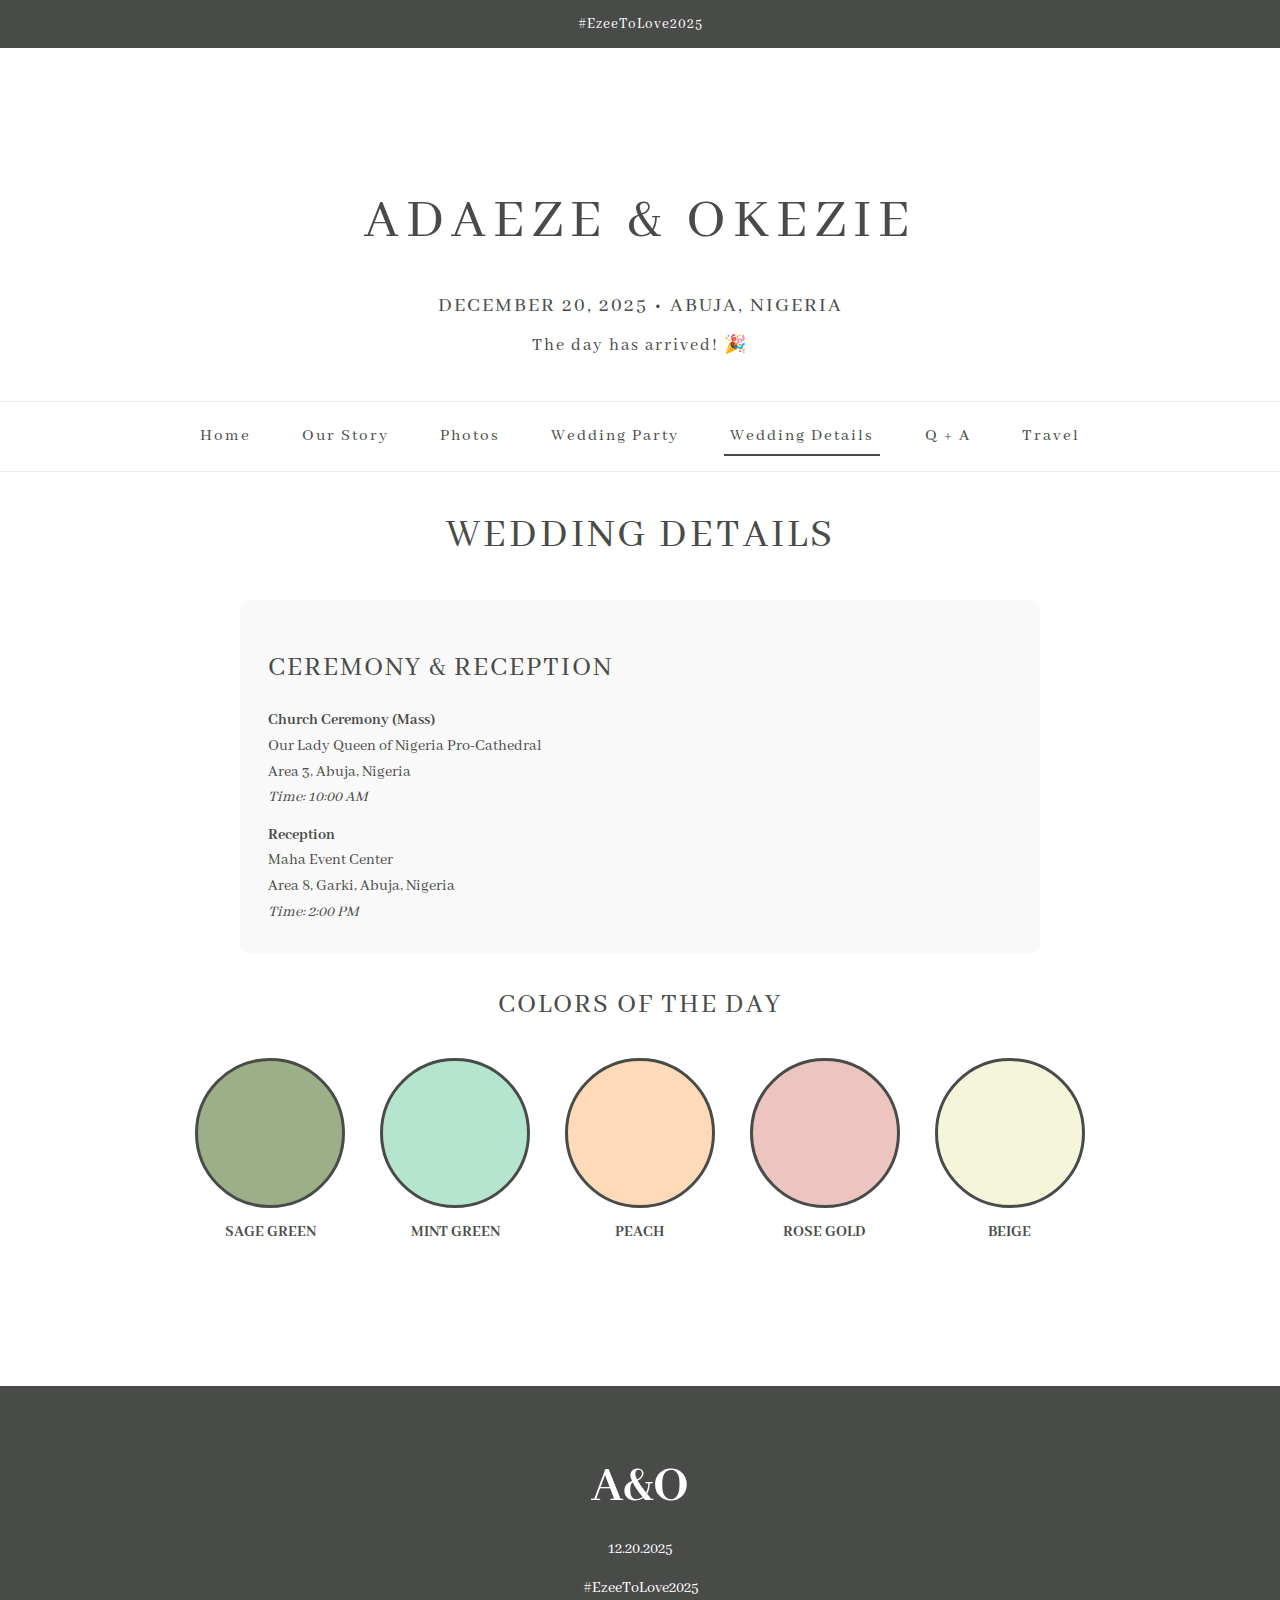
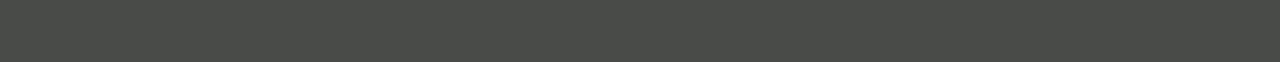
<file: details.html>
<!doctype html>
<html lang="en"><head><meta charset="utf-8"><meta name="viewport" content="width=device-width,initial-scale=1"><title>Wedding Details — Adaeze & Okezie</title><link rel="stylesheet" href="style.css"></head><body>

<div class="header-wrap">
  <div class="hashtag-bar">#EzeeToLove2025</div>
  <div class="floral-decorations" aria-hidden="true">
    <div class="floral-top-left"></div>
    <div class="floral-top-right"></div>
  </div>
  <header class="site-header">
    <div class="site-title">ADAEZE &amp; OKEZIE</div>
    <div class="date-location">DECEMBER 20, 2025 • ABUJA, NIGERIA</div>
    <div class="countdown" aria-live="polite"></div>
  </header>
  
<nav class="site-nav" aria-label="Primary">
  <a href="index.html">Home</a>
  <a href="story.html">Our Story</a>
  <a href="photos.html">Photos</a>
  <a href="party.html">Wedding Party</a>
  <a href="details.html">Wedding Details</a>
  <a href="qa.html">Q + A</a>
  <a href="travel.html">Travel</a>
</nav>

</div>

<main class="container"><section id="details"><h2 class="section-title">Wedding Details</h2>
  <div class="event-details"><h3>Ceremony &amp; Reception</h3>
    <p><strong>Church Ceremony (Mass)</strong><br>Our Lady Queen of Nigeria Pro-Cathedral<br>Area 3, Abuja, Nigeria<br><em>Time: 10:00 AM</em></p>
    <p style="margin-top:12px;"><strong>Reception</strong><br>Maha Event Center<br>Area 8, Garki, Abuja, Nigeria<br><em>Time: 2:00 PM</em></p>
  </div>

  <h3 style="text-align:center;margin-top:30px;">Colors of the Day</h3>
  <div class="colors-grid">
    <div><div class="color-swatch sage"></div><strong style="display:block;text-align:center;">SAGE GREEN</strong></div>
    <div><div class="color-swatch mint"></div><strong style="display:block;text-align:center;">MINT GREEN</strong></div>
    <div><div class="color-swatch peach"></div><strong style="display:block;text-align:center;">PEACH</strong></div>
    <div><div class="color-swatch rose-gold"></div><strong style="display:block;text-align:center;">ROSE GOLD</strong></div>
    <div><div class="color-swatch beige"></div><strong style="display:block;text-align:center;">BEIGE</strong></div>
  </div>
</section></main>

<footer class="site-footer">
  <h2>A&amp;O</h2>
  <div class="date-location-bottom">12.20.2025</div>
  <p style="margin-top:14px;">#EzeeToLove2025</p>
</footer>

<script src="script.js"></script></body></html>
</file>
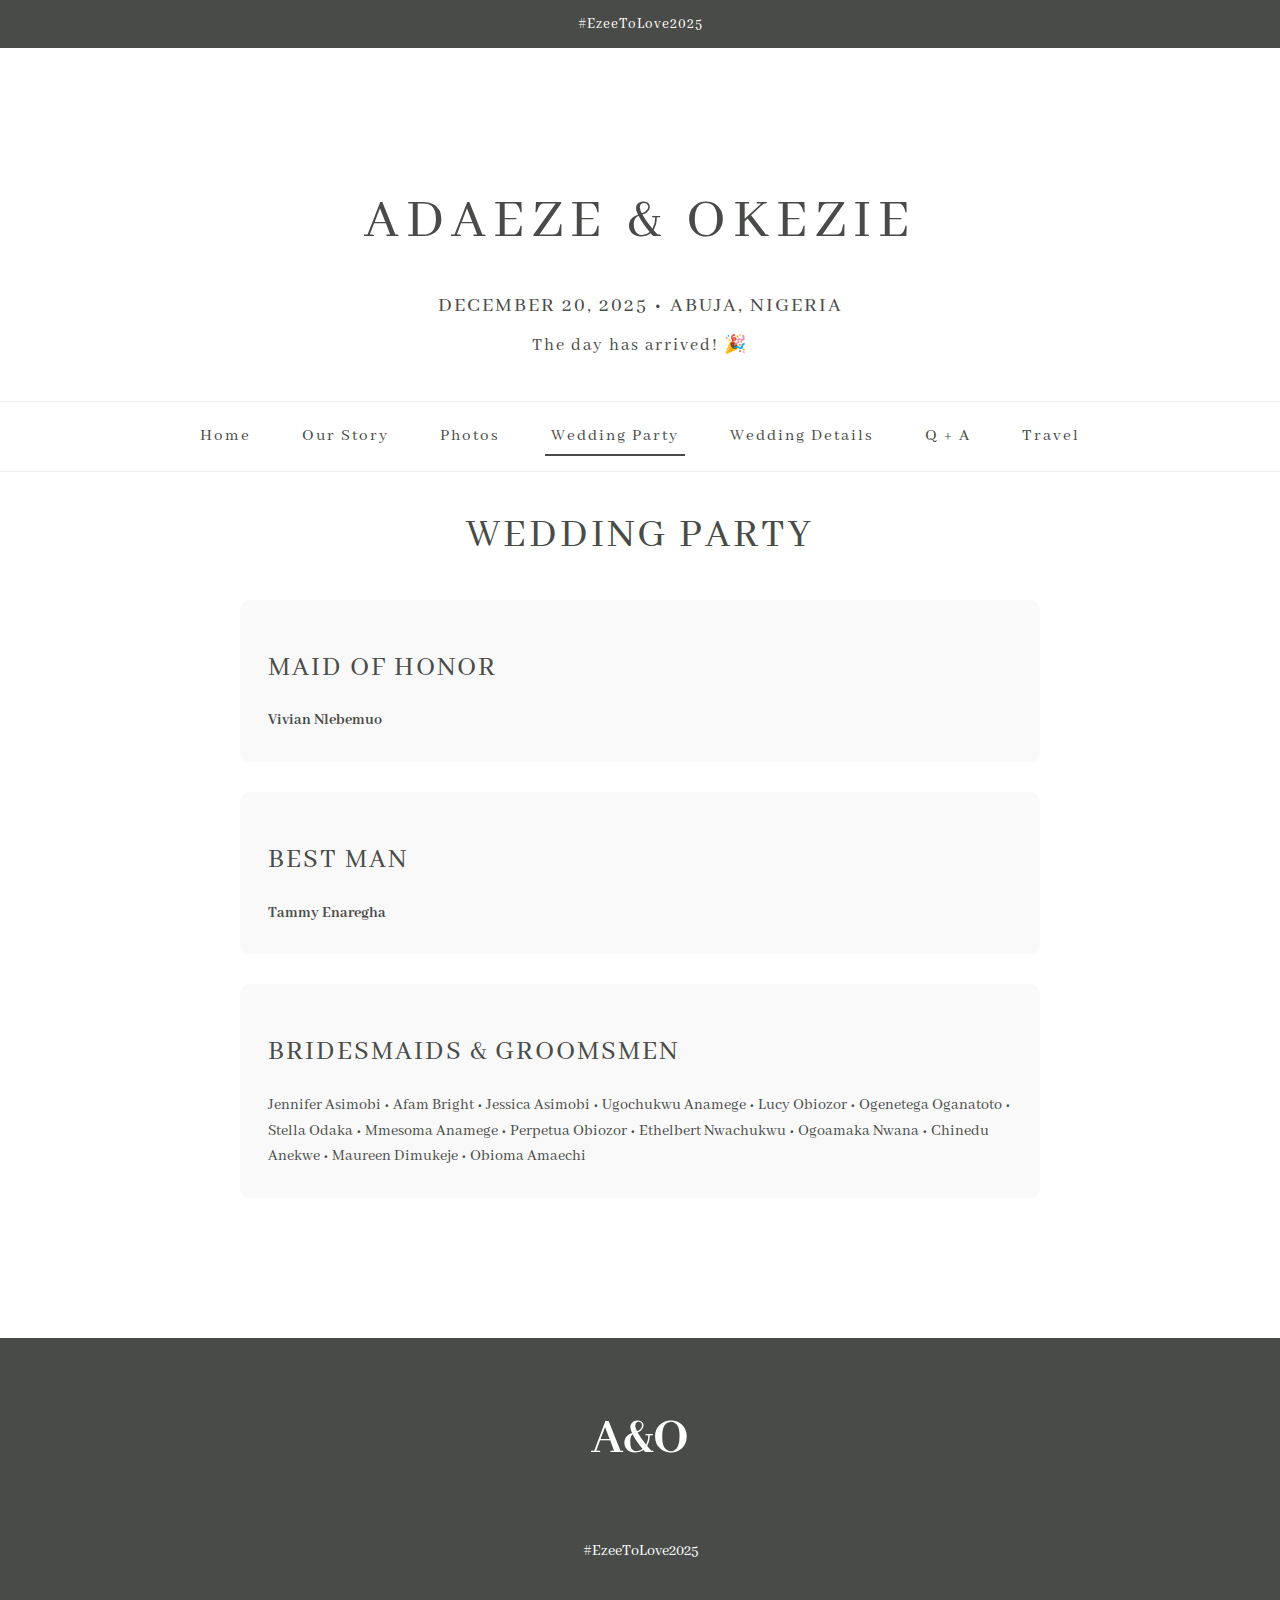
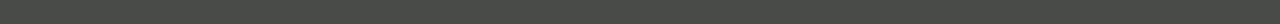
<file: party.html>
<!doctype html>
<html lang="en"><head><meta charset="utf-8"><meta name="viewport" content="width=device-width,initial-scale=1"><title>Wedding Party — Adaeze & Okezie</title><link rel="stylesheet" href="style.css"></head><body>

<div class="header-wrap">
  <div class="hashtag-bar">#EzeeToLove2025</div>
  <div class="floral-decorations" aria-hidden="true">
    <div class="floral-top-left"></div>
    <div class="floral-top-right"></div>
  </div>
  <header class="site-header">
    <div class="site-title">ADAEZE &amp; OKEZIE</div>
    <div class="date-location">DECEMBER 20, 2025 • ABUJA, NIGERIA</div>
    <div class="countdown" aria-live="polite"></div>
  </header>
  
<nav class="site-nav" aria-label="Primary">
  <a href="index.html">Home</a>
  <a href="story.html">Our Story</a>
  <a href="photos.html">Photos</a>
  <a href="party.html">Wedding Party</a>
  <a href="details.html">Wedding Details</a>
  <a href="qa.html">Q + A</a>
  <a href="travel.html">Travel</a>
</nav>

</div>

<main class="container"><section id="party"><h2 class="section-title">Wedding Party</h2>
  <div class="event-details"><h3>Maid of Honor</h3><p><strong>Vivian Nlebemuo</strong></p></div>
  <div class="event-details"><h3>Best Man</h3><p><strong>Tammy Enaregha</strong></p></div>
  <div class="event-details"><h3>Bridesmaids &amp; Groomsmen</h3><p>Jennifer Asimobi • Afam Bright • Jessica Asimobi • Ugochukwu Anamege • Lucy Obiozor • Ogenetega Oganatoto • Stella Odaka • Mmesoma Anamege • Perpetua Obiozor • Ethelbert Nwachukwu • Ogoamaka Nwana • Chinedu Anekwe • Maureen Dimukeje • Obioma Amaechi</p></div>
</section></main>

<footer class="site-footer">
  <h2>A&amp;O</h2>
  <div class="date-location">12.20.2025</div>
  <p style="margin-top:14px;">#EzeeToLove2025</p>
</footer>

<script src="script.js"></script></body></html>
</file>
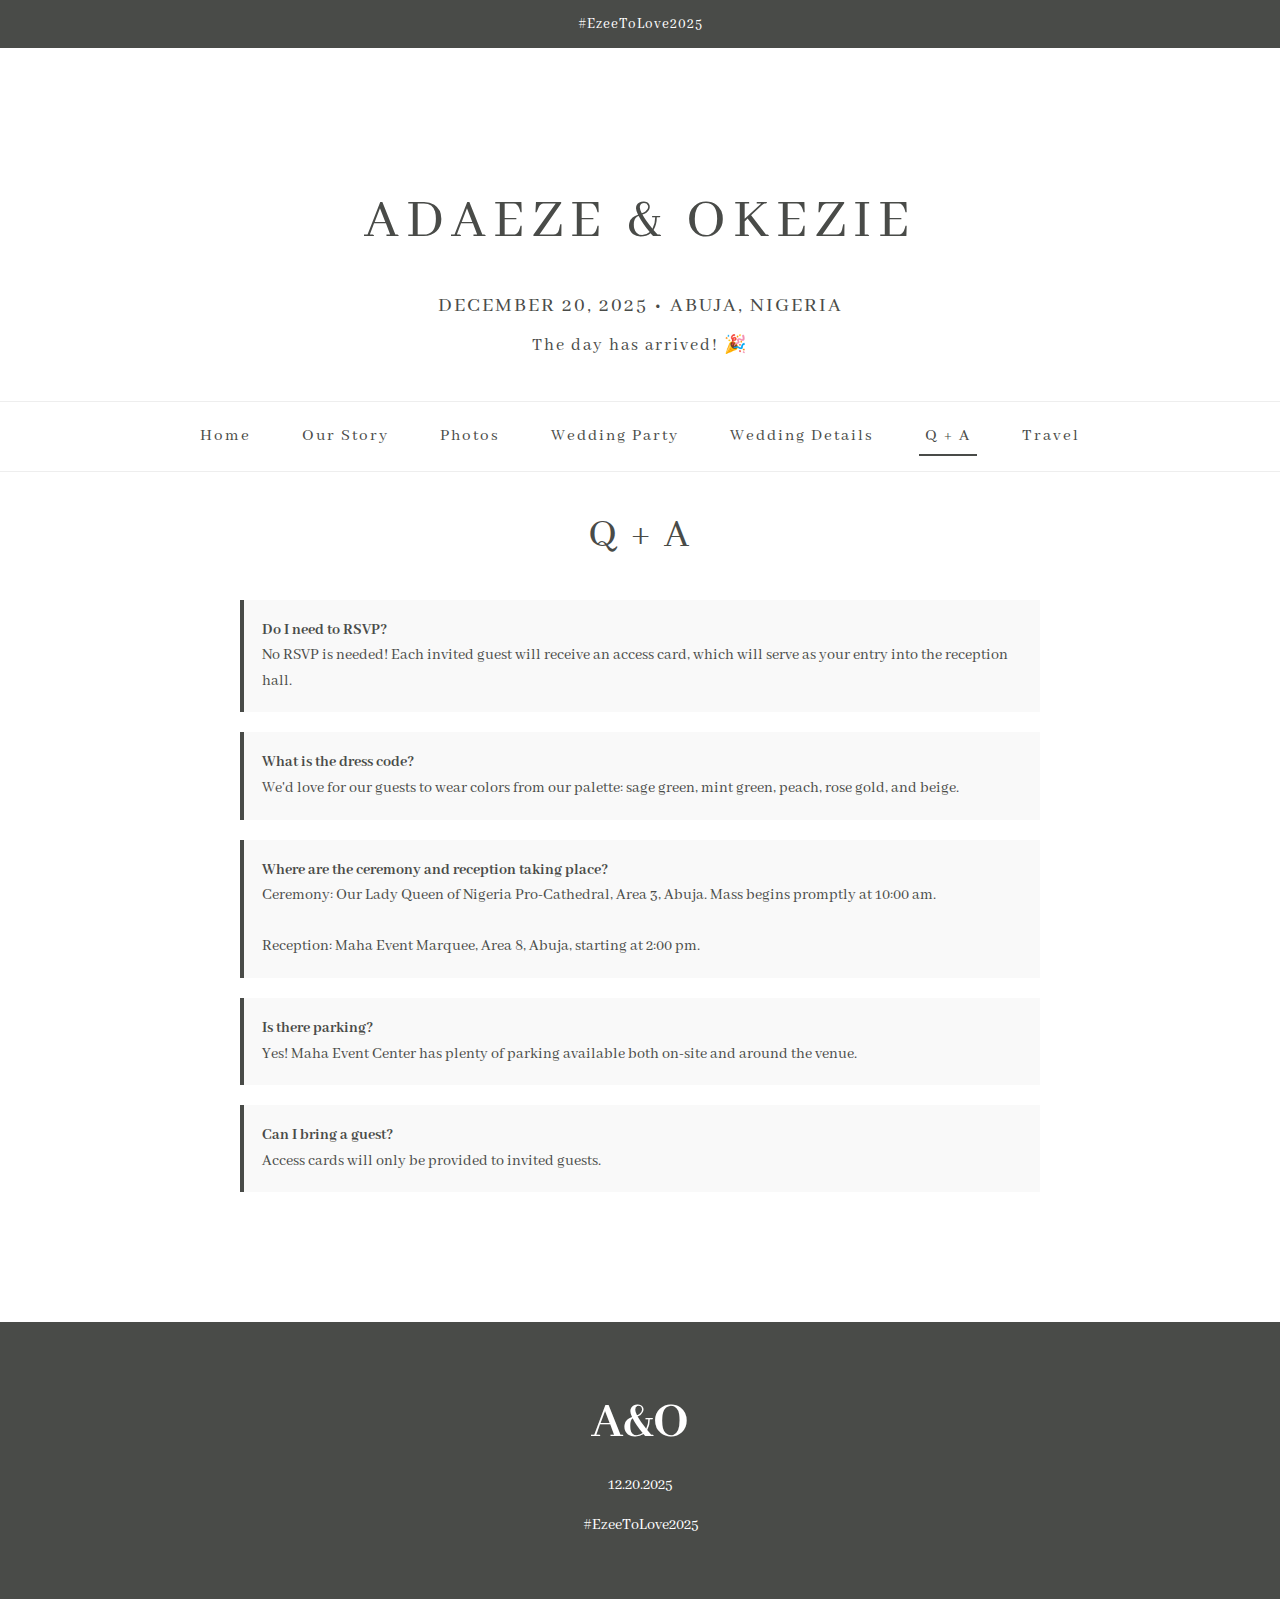
<file: qa.html>
<!doctype html>
<html lang="en"><head><meta charset="utf-8"><meta name="viewport" content="width=device-width,initial-scale=1"><title>Q + A — Adaeze & Okezie</title><link rel="stylesheet" href="style.css"></head><body>

<div class="header-wrap">
  <div class="hashtag-bar">#EzeeToLove2025</div>
  <div class="floral-decorations" aria-hidden="true">
    <div class="floral-top-left"></div>
    <div class="floral-top-right"></div>
  </div>
  <header class="site-header">
    <div class="site-title">ADAEZE &amp; OKEZIE</div>
    <div class="date-location">DECEMBER 20, 2025 • ABUJA, NIGERIA</div>
    <div class="countdown" aria-live="polite"></div>
  </header>
  
<nav class="site-nav" aria-label="Primary">
  <a href="index.html">Home</a>
  <a href="story.html">Our Story</a>
  <a href="photos.html">Photos</a>
  <a href="party.html">Wedding Party</a>
  <a href="details.html">Wedding Details</a>
  <a href="qa.html">Q + A</a>
  <a href="travel.html">Travel</a>
</nav>

</div>

<main class="container"><section id="qa"><h2 class="section-title">Q + A</h2>
  <div class="qa-item"><h4>Do I need to RSVP?</h4><p>No RSVP is needed! Each invited guest will receive an access card, which will serve as your entry into the reception hall.</p></div>
  <div class="qa-item"><h4>What is the dress code?</h4><p>We'd love for our guests to wear colors from our palette: sage green, mint green, peach, rose gold, and beige.</p></div>
  <div class="qa-item"><h4>Where are the ceremony and reception taking place?</h4><p>Ceremony: Our Lady Queen of Nigeria Pro-Cathedral, Area 3, Abuja. Mass begins promptly at 10:00 am.<br><br>Reception: Maha Event Marquee, Area 8, Abuja, starting at 2:00 pm.</p></div>
  <div class="qa-item"><h4>Is there parking?</h4><p>Yes! Maha Event Center has plenty of parking available both on-site and around the venue.</p></div>
  <div class="qa-item"><h4>Can I bring a guest?</h4><p>Access cards will only be provided to invited guests.</p></div>
</section></main>

<footer class="site-footer">
  <h2>A&amp;O</h2>
  <div class="date-location-bottom">12.20.2025</div>
  <p style="margin-top:14px;">#EzeeToLove2025</p>
</footer>

<script src="script.js"></script></body></html>
</file>
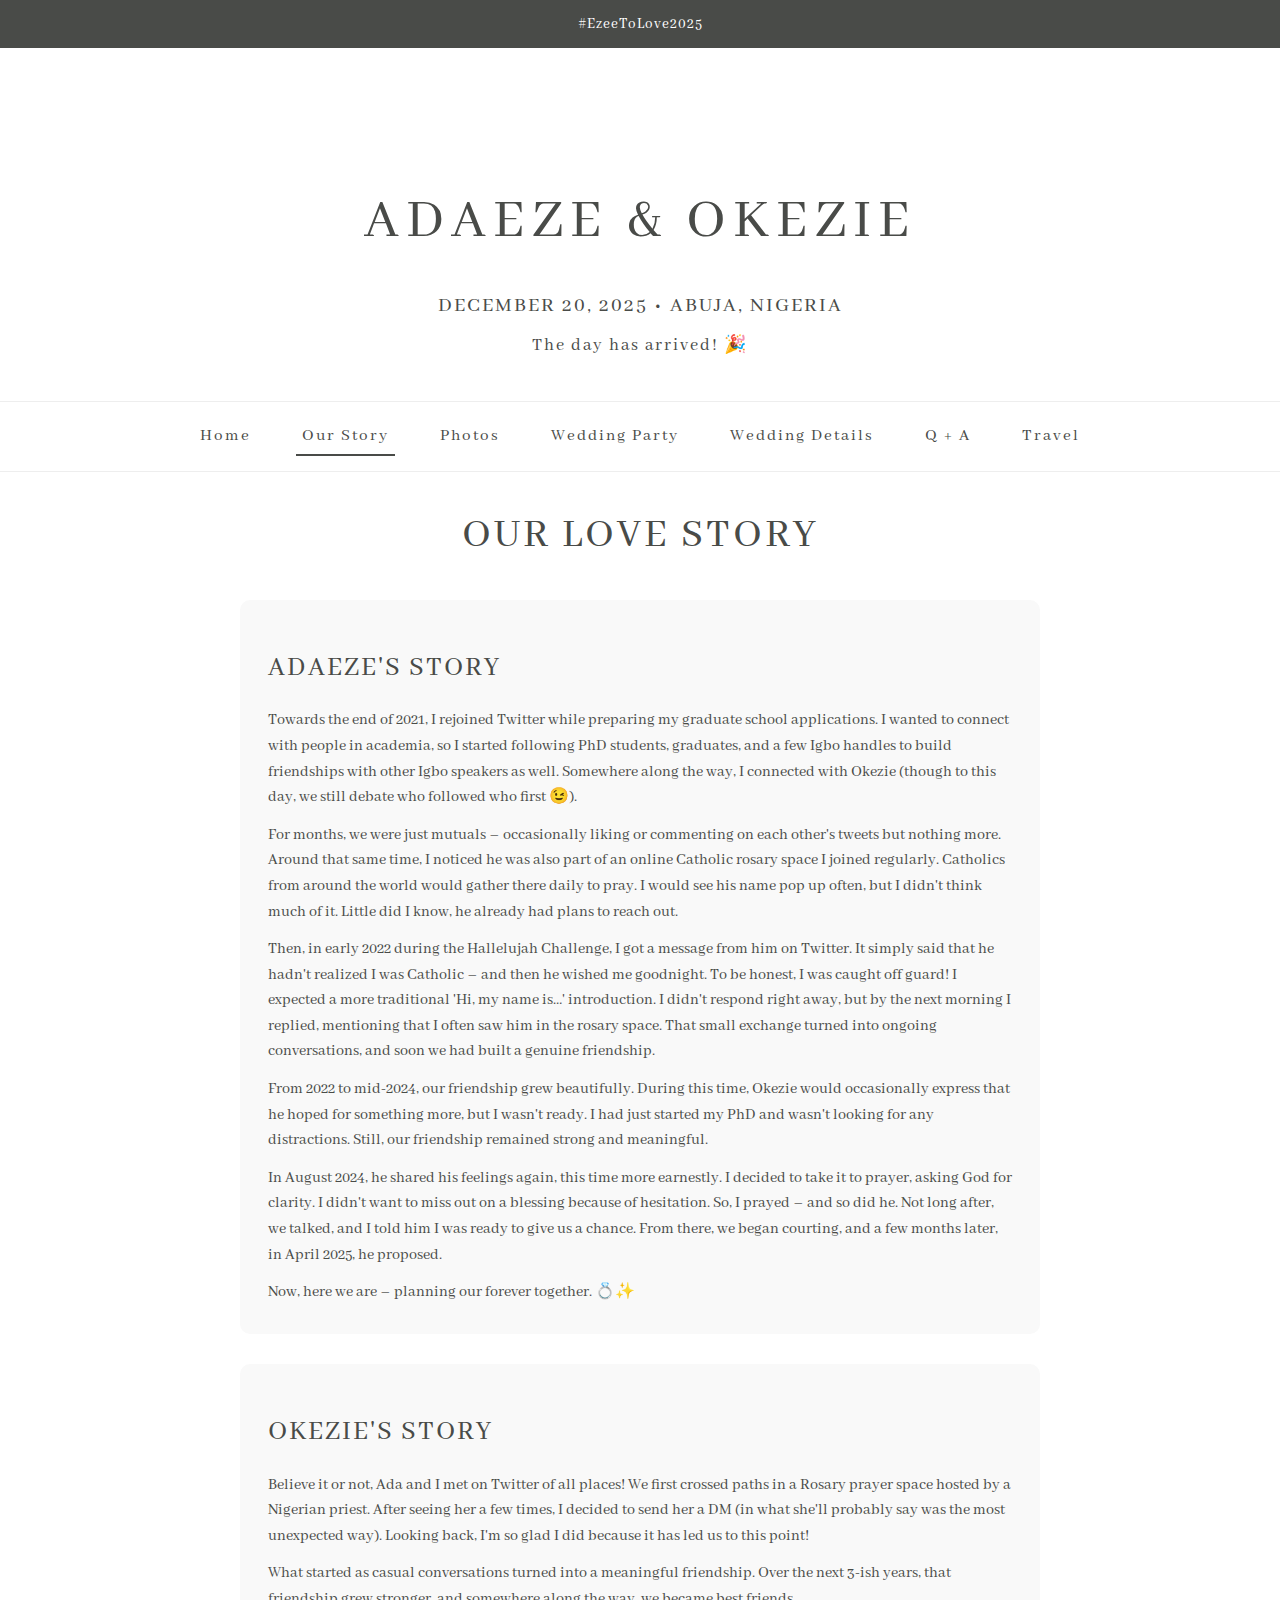
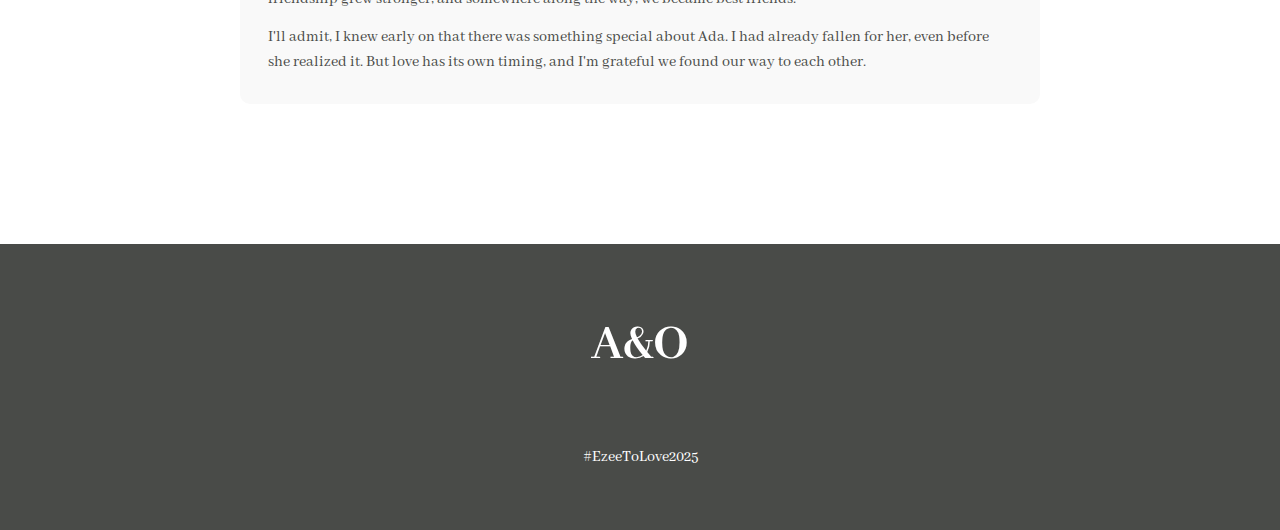
<file: story.html>
<!doctype html>
<html lang="en"><head>
<meta charset="utf-8">
<meta name="viewport" content="width=device-width,initial-scale=1">
<title>Our Story — Adaeze & Okezie</title>
<link rel="stylesheet" href="style.css">
</head><body>

<div class="header-wrap">
  <div class="hashtag-bar">#EzeeToLove2025</div>
  <div class="floral-decorations" aria-hidden="true">
    <div class="floral-top-left"></div>
    <div class="floral-top-right"></div>
  </div>
  <header class="site-header">
    <div class="site-title">ADAEZE &amp; OKEZIE</div>
    <div class="date-location">DECEMBER 20, 2025 • ABUJA, NIGERIA</div>
    <div class="countdown" aria-live="polite"></div>
  </header>
  
<nav class="site-nav" aria-label="Primary">
  <a href="index.html">Home</a>
  <a href="story.html">Our Story</a>
  <a href="photos.html">Photos</a>
  <a href="party.html">Wedding Party</a>
  <a href="details.html">Wedding Details</a>
  <a href="qa.html">Q + A</a>
  <a href="travel.html">Travel</a>
</nav>

</div>


<main class="container">
  <section id="story">
    <h2 class="section-title">Our Love Story</h2>
    <div class="event-details">
      <h3>Adaeze's Story</h3>
      <p>Towards the end of 2021, I rejoined Twitter while preparing my graduate school applications. I wanted to connect with people in academia, so I started following PhD students, graduates, and a few Igbo handles to build friendships with other Igbo speakers as well. Somewhere along the way, I connected with Okezie (though to this day, we still debate who followed who first 😉).</p>
      <p style="margin-top:12px;">For months, we were just mutuals – occasionally liking or commenting on each other's tweets but nothing more. Around that same time, I noticed he was also part of an online Catholic rosary space I joined regularly. Catholics from around the world would gather there daily to pray. I would see his name pop up often, but I didn't think much of it. Little did I know, he already had plans to reach out.</p>
      <p style="margin-top:12px;">Then, in early 2022 during the Hallelujah Challenge, I got a message from him on Twitter. It simply said that he hadn't realized I was Catholic – and then he wished me goodnight. To be honest, I was caught off guard! I expected a more traditional 'Hi, my name is…' introduction. I didn't respond right away, but by the next morning I replied, mentioning that I often saw him in the rosary space. That small exchange turned into ongoing conversations, and soon we had built a genuine friendship.</p>
      <p style="margin-top:12px;">From 2022 to mid-2024, our friendship grew beautifully. During this time, Okezie would occasionally express that he hoped for something more, but I wasn't ready. I had just started my PhD and wasn't looking for any distractions. Still, our friendship remained strong and meaningful.</p>
      <p style="margin-top:12px;">In August 2024, he shared his feelings again, this time more earnestly. I decided to take it to prayer, asking God for clarity. I didn't want to miss out on a blessing because of hesitation. So, I prayed – and so did he. Not long after, we talked, and I told him I was ready to give us a chance. From there, we began courting, and a few months later, in April 2025, he proposed.</p>
      <p style="margin-top:12px;">Now, here we are – planning our forever together. 💍✨</p>
    </div>

    <div class="event-details">
      <h3>Okezie's Story</h3>
      <p>Believe it or not, Ada and I met on Twitter of all places! We first crossed paths in a Rosary prayer space hosted by a Nigerian priest. After seeing her a few times, I decided to send her a DM (in what she'll probably say was the most unexpected way). Looking back, I'm so glad I did because it has led us to this point!</p>
      <p style="margin-top:12px;">What started as casual conversations turned into a meaningful friendship. Over the next 3-ish years, that friendship grew stronger, and somewhere along the way, we became best friends.</p>
      <p style="margin-top:12px;">I'll admit, I knew early on that there was something special about Ada. I had already fallen for her, even before she realized it. But love has its own timing, and I'm grateful we found our way to each other.</p>
    </div>
  </section>
</main>


<footer class="site-footer">
  <h2>A&amp;O</h2>
  <div class="date-location">12.20.2025</div>
  <p style="margin-top:14px;">#EzeeToLove2025</p>
</footer>

<script src="script.js"></script>
</body></html>
</file>
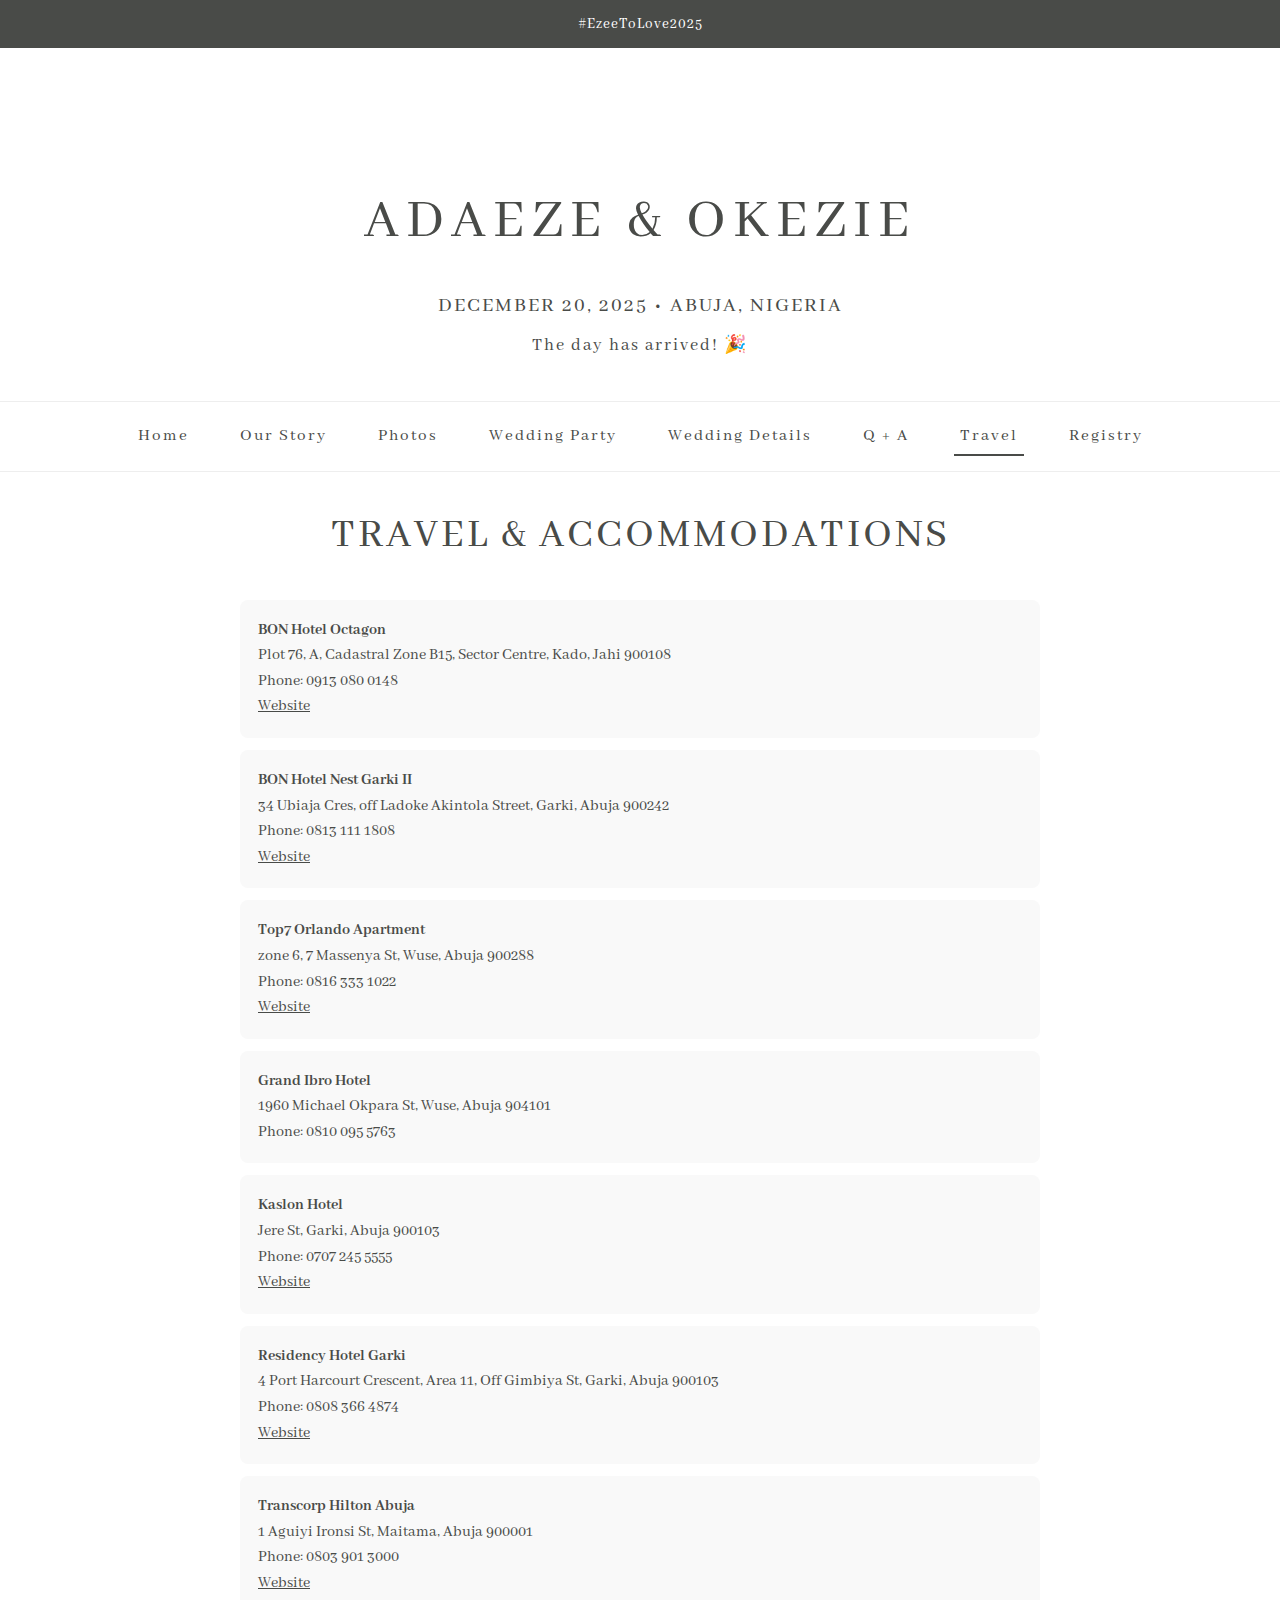
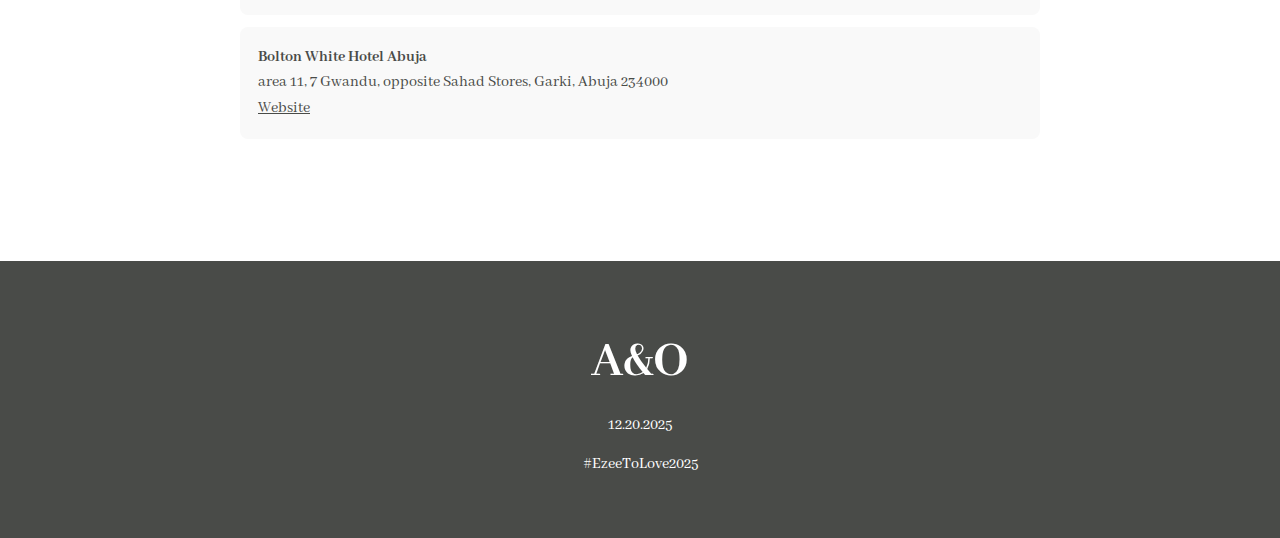
<file: travel.html>
<!doctype html>
<html lang="en"><head><meta charset="utf-8"><meta name="viewport" content="width=device-width,initial-scale=1"><title>Travel — Adaeze & Okezie</title><link rel="stylesheet" href="style.css"></head><body>

<div class="header-wrap">
  <div class="hashtag-bar">#EzeeToLove2025</div>
  <div class="floral-decorations" aria-hidden="true">
    <div class="floral-top-left"></div>
    <div class="floral-top-right"></div>
  </div>
  <header class="site-header">
    <div class="site-title">ADAEZE &amp; OKEZIE</div>
    <div class="date-location">DECEMBER 20, 2025 • ABUJA, NIGERIA</div>
    <div class="countdown" aria-live="polite"></div>
  </header>
  
<nav class="site-nav" aria-label="Primary">
  <a href="index.html">Home</a>
  <a href="story.html">Our Story</a>
  <a href="photos.html">Photos</a>
  <a href="party.html">Wedding Party</a>
  <a href="details.html">Wedding Details</a>
  <a href="qa.html">Q + A</a>
  <a href="travel.html">Travel</a>
  <a href="registry.html">Registry</a>
</nav>

</div>

<main class="container"><section id="travel"><h2 class="section-title">Travel &amp; Accommodations</h2>
  <div class="hotel-item"><h4>BON Hotel Octagon</h4><p>Plot 76, A, Cadastral Zone B15, Sector Centre, Kado, Jahi 900108<br>Phone: 0913 080 0148<br><a href="https://bonhotels.com/hotel/bon-hotel-octagon/" target="_blank" style="color:#494b48;">Website</a></p></div>
  <div class="hotel-item"><h4>BON Hotel Nest Garki II</h4><p>34 Ubiaja Cres, off Ladoke Akintola Street, Garki, Abuja 900242<br>Phone: 0813 111 1808<br><a href="https://bonhotels.com/hotel/bon-hotel-nest-garki-ii/" target="_blank" style="color:#494b48;">Website</a></p></div>
  <div class="hotel-item"><h4>Top7 Orlando Apartment</h4><p>zone 6, 7 Massenya St, Wuse, Abuja 900288<br>Phone: 0816 333 1022<br><a href="https://www.top7orlandoapartment.com/" target="_blank" style="color:#494b48;">Website</a></p></div>
  <div class="hotel-item"><h4>Grand Ibro Hotel</h4><p>1960 Michael Okpara St, Wuse, Abuja 904101<br>Phone: 0810 095 5763</p></div>
  <div class="hotel-item"><h4>Kaslon Hotel</h4><p>Jere St, Garki, Abuja 900103<br>Phone: 0707 245 5555<br><a href="https://kaslonhotelsabuja.com/" target="_blank" style="color:#494b48;">Website</a></p></div>
  <div class="hotel-item"><h4>Residency Hotel Garki</h4><p>4 Port Harcourt Crescent, Area 11, Off Gimbiya St, Garki, Abuja 900103<br>Phone: 0808 366 4874<br><a href="http://www.myresidencyhotel.com/" target="_blank" style="color:#494b48;">Website</a></p></div>
  <div class="hotel-item"><h4>Transcorp Hilton Abuja</h4><p>1 Aguiyi Ironsi St, Maitama, Abuja 900001<br>Phone: 0803 901 3000<br><a href="https://www.hilton.com/en/hotels/abuhitw-transcorp-hilton-abuja/" target="_blank" style="color:#494b48;">Website</a></p></div>
  <div class="hotel-item"><h4>Bolton White Hotel Abuja</h4><p>area 11, 7 Gwandu, opposite Sahad Stores, Garki, Abuja 234000<br><a href="http://www.boltonwhitehotel.com/" target="_blank" style="color:#494b48;">Website</a></p></div>
</section></main>

<footer class="site-footer">
  <h2>A&amp;O</h2>
  <div class="date-location-bottom">12.20.2025</div>
  <p style="margin-top:14px;">#EzeeToLove2025</p>
</footer>

<script src="script.js"></script>
</body></html>
</file>
<file: style.css>
/* style.css - unified stylesheet for Adaeze & Okezie wedding site */
@import url('https://fonts.googleapis.com/css2?family=Abhaya+Libre:wght@300;400;700&display=swap');
* { margin:0; padding:0; box-sizing: border-box; }
body { font-family: 'Abhaya Libre', serif; background: #ffffff; color: #494b48; line-height:1.6; }
.hashtag-bar { background-color:#494b48; color:#fff; padding:12px; text-align:center; font-size:15px; letter-spacing:1px; position:fixed; top:0; width:100%; z-index:1000; }
.header-wrap { position:relative; padding-top:56px; }

.floral-decorations{ position:absolute; top:0; left:0; right:0; width:100%; height:500px; pointer-events:none; z-index:1; }

.floral-top-left{ position:absolute; top:20px; left:0px; width:400px; height:400px; background-image:url('https://media-api.xogrp.com/images/ae313bbf-d57f-41b3-9509-52d6e7e8b7e2~rt_auto?ordering=explicit'); background-size:cover; background-repeat:no-repeat; background-position:left top; }

.floral-top-right{ position:absolute; top:20px; right:0px; width:400px; height:400px; background-image:url('https://media-api.xogrp.com/images/ae313bbf-d57f-41b3-9509-52d6e7e8b7e2~rt_auto?ordering=explicit'); background-size:cover; background-repeat:no-repeat; background-position:right top; }

.site-header{ text-align:center; padding:120px 20px 40px; position:relative; z-index:50; }
.site-title{ font-size:58px; font-weight:300; letter-spacing:7px; text-transform:uppercase; color:#494b48; margin-bottom:20px; }
.date-location{ font-size:21px; letter-spacing:2px; text-transform:uppercase; margin:10px 0; color:#494b48; }
nav.site-nav{ background-color:#ffffff; border-top:1px solid #eee; border-bottom:1px solid #eee; padding:15px; text-align:center; position:sticky; top:56px; z-index:999; }
nav.site-nav a{ color:#494b48; text-decoration:none; margin:0 18px; font-size:17px; letter-spacing:2px; padding:6px 6px; display:inline-block; }
nav.site-nav a.active, nav.site-nav a:hover{ border-bottom:2px solid #494b48; padding-bottom:4px; }
.container{ max-width:1100px; margin:0 auto; padding:30px 20px; }
.hero-photo{ max-width:800px; margin:40px auto; text-align:center; }
.hero-photo img{ width:100%; max-width:700px; height:auto; border-radius:10px; box-shadow:0 4px 15px rgba(0,0,0,0.12); }
.event-details{ max-width:800px; margin:0 auto 30px; background:#f9f9f9; padding:28px; border-radius:10px; }
h2.section-title{ font-size:42px; text-align:center; letter-spacing:3px; text-transform:uppercase; margin-bottom:30px; font-weight:400; }
h3{ font-size:28px; text-transform:uppercase; letter-spacing:2px; font-weight:400; margin:18px 0; }
.colors-grid{ display:grid; grid-template-columns:repeat(auto-fit,minmax(150px,1fr)); gap:24px; max-width:900px; margin:30px auto; }
.color-swatch{ width:150px; height:150px; border-radius:50%; margin:0 auto 12px; border:3px solid #494b48; }
.sage{ background-color:#9CAF88; } .mint{ background-color:#B5E5CF; } .peach{ background-color:#FFDAB9; } .rose-gold{ background-color:#ECC5C0; } .beige{ background-color:#F5F5DC; }
.qa-item{ max-width:800px; margin:20px auto; padding:18px; background:#f9f9f9; border-left:4px solid #494b48; }
.hotel-item{ max-width:800px; margin:12px auto; padding:18px; background:#f9f9f9; border-radius:8px; }
footer.site-footer{ text-align:center; padding:60px 20px; background:#494b48; color:#fff; margin-top:80px; position:relative; z-index:10; }
footer.site-footer h2{ color:#fff; font-size:52px; margin-bottom:8px; }
.countdown { font-size:18px; letter-spacing:2px; margin-top:8px; }

@media (max-width:768px){
  .site-title{ font-size:40px; letter-spacing:4px; }
  .floral-top-left{ width:200px; height:280px; left:0px; top:60px; }
  .floral-top-right{ width:280px; height:280px; right:0px; top:30px; }
  nav.site-nav a{ display:block; margin:8px 0; }
}
</file>
